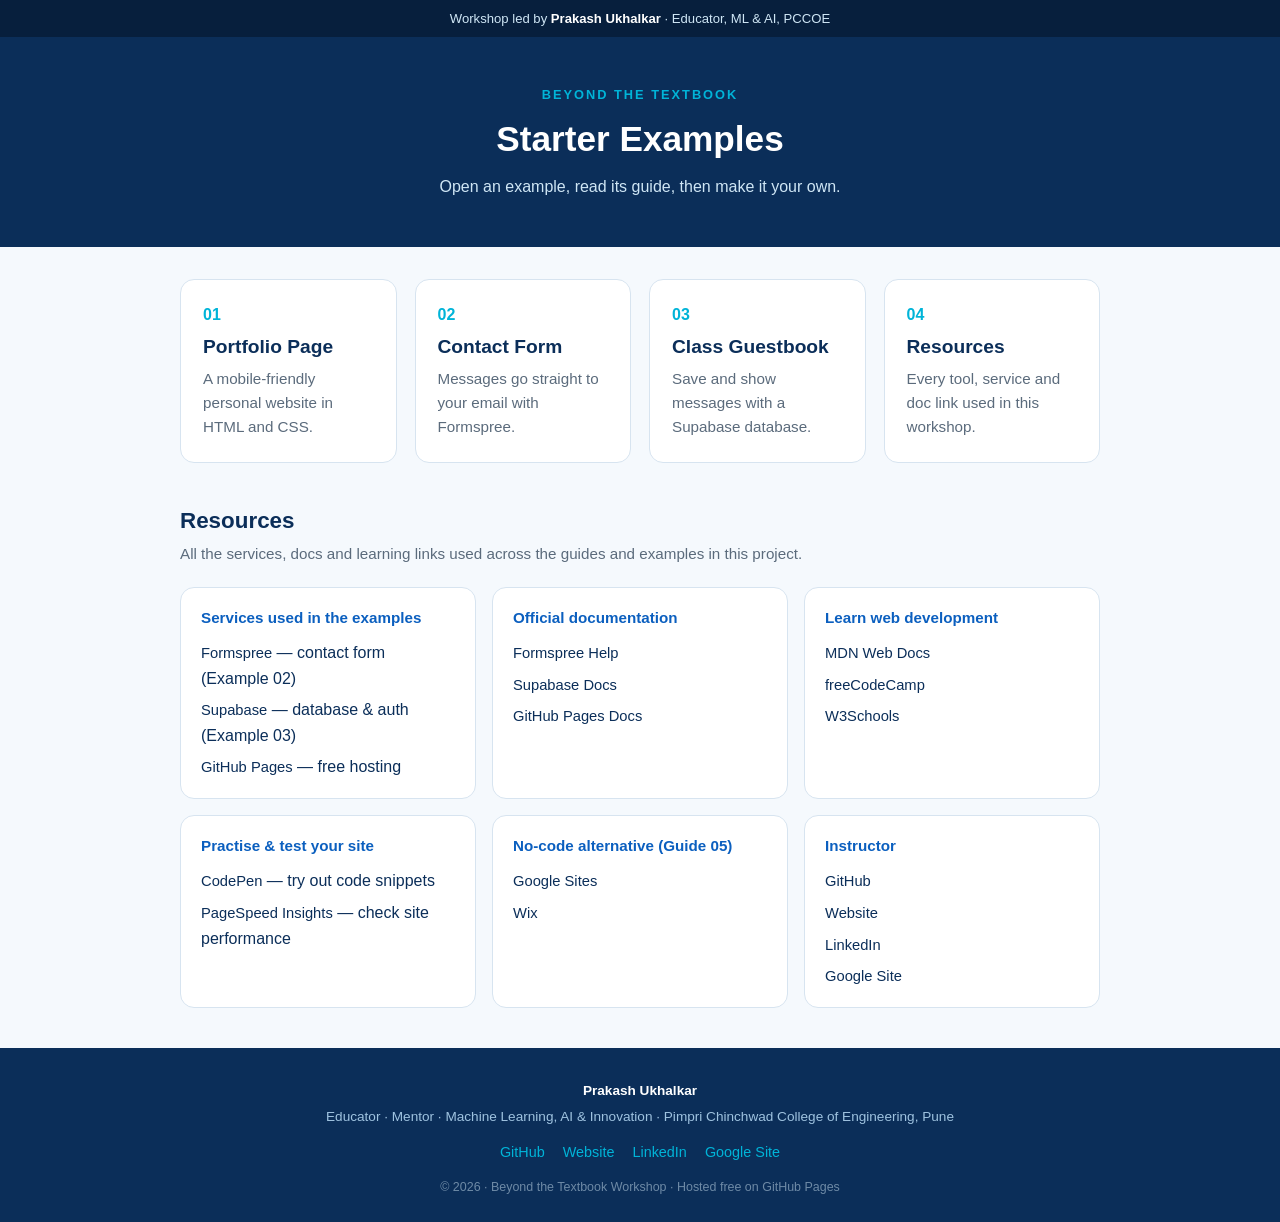
<file: index.html>
<!DOCTYPE html>
<html lang="en">
<head>
  <meta charset="UTF-8">
  <meta name="viewport" content="width=device-width, initial-scale=1.0">
  <title>Beyond the Textbook | Starter Examples</title>
  <meta name="description" content="Starter examples from the Beyond the Textbook web development workshop: portfolio, Formspree contact form and Supabase guestbook.">
  <link rel="icon" href="data:image/svg+xml,<svg xmlns=%22http://www.w3.org/2000/svg%22 viewBox=%220 0 100 100%22><text y=%22.9em%22 font-size=%2290%22>📘</text></svg>">
  <style>
    :root { --navy:#0B2E59; --blue:#0B5FBF; --cyan:#00B4D8; --grey:#5B6B7C; --light:#F5F9FD; --border:#D7E4F0; }
    * { box-sizing: border-box; margin: 0; padding: 0; }
    body { font-family: Arial, Helvetica, sans-serif; color: var(--navy); background: var(--light); line-height: 1.6; }
    header { background: var(--navy); color: #fff; padding: 48px 20px; text-align: center; }
    header p.k { color: var(--cyan); font-weight: bold; letter-spacing: 2px; font-size: .8rem; }
    header h1 { font-size: 2.2rem; margin: 6px 0; }
    header p { color: #CFE6F5; }
    main { max-width: 960px; margin: 0 auto; padding: 32px 20px; display: grid; gap: 18px; grid-template-columns: 1fr; }
    a.card { display: block; background: #fff; border: 1px solid var(--border); border-radius: 14px; padding: 22px; text-decoration: none; color: inherit; }
    a.card:hover { border-color: var(--cyan); }
    .num { color: var(--cyan); font-weight: bold; }
    .card h2 { font-size: 1.2rem; margin: 4px 0; }
    .card p { color: var(--grey); font-size: .95rem; }
    footer { text-align: center; color: var(--grey); font-size: .85rem; padding: 24px; }
    @media (min-width: 640px) { main { grid-template-columns: repeat(2, 1fr); } }
    @media (min-width: 1000px) { main { grid-template-columns: repeat(4, 1fr); } }

    .resources { max-width: 960px; margin: 0 auto; padding: 8px 20px 40px; }
    .resources h2 { font-size: 1.4rem; margin-bottom: 4px; }
    .resources > p { color: var(--grey); margin-bottom: 20px; font-size: .95rem; }
    .res-grid { display: grid; gap: 16px; grid-template-columns: 1fr; }
    @media (min-width: 640px) { .res-grid { grid-template-columns: repeat(2, 1fr); } }
    @media (min-width: 1000px) { .res-grid { grid-template-columns: repeat(3, 1fr); } }
    .res-group { background: #fff; border: 1px solid var(--border); border-radius: 14px; padding: 18px 20px; }
    .res-group h3 { font-size: .95rem; color: var(--blue); margin-bottom: 10px; }
    .res-group ul { list-style: none; display: flex; flex-direction: column; gap: 6px; }
    .res-group a { color: var(--navy); text-decoration: none; font-size: .92rem; }
    .res-group a:hover { color: var(--cyan); text-decoration: underline; }

    .instructor-bar { background: #071F3D; color: #CFE6F5; font-size: .82rem; padding: 8px 20px; text-align: center; }
    .instructor-bar a { color: #fff; text-decoration: none; font-weight: bold; }
    .instructor-bar a:hover { text-decoration: underline; }

    .site-footer { background: var(--navy); color: #CFE6F5; padding: 32px 20px 24px; text-align: center; }
    .site-footer .credit { font-weight: bold; color: #fff; margin-bottom: 4px; }
    .site-footer .role { font-size: .85rem; color: #9FC3E0; margin-bottom: 14px; }
    .site-footer .links { display: flex; justify-content: center; gap: 18px; flex-wrap: wrap; margin-bottom: 14px; }
    .site-footer .links a { color: var(--cyan); text-decoration: none; font-size: .9rem; }
    .site-footer .links a:hover { text-decoration: underline; }
    .site-footer .copyright { font-size: .78rem; color: #6E8AA6; }
  </style>
</head>
<body>
  <div class="instructor-bar">
    Workshop led by <a href="https://github.com/prakash-ukhalkar" target="_blank" rel="noopener">Prakash Ukhalkar</a> &middot; Educator, ML &amp; AI, PCCOE
  </div>
  <header>
    <p class="k">BEYOND THE TEXTBOOK</p>
    <h1>Starter Examples</h1>
    <p>Open an example, read its guide, then make it your own.</p>
  </header>
  <main>
    <a class="card" href="examples/01-portfolio/">
      <span class="num">01</span>
      <h2>Portfolio Page</h2>
      <p>A mobile-friendly personal website in HTML and CSS.</p>
    </a>
    <a class="card" href="examples/02-formspree-contact/">
      <span class="num">02</span>
      <h2>Contact Form</h2>
      <p>Messages go straight to your email with Formspree.</p>
    </a>
    <a class="card" href="examples/03-supabase-guestbook/">
      <span class="num">03</span>
      <h2>Class Guestbook</h2>
      <p>Save and show messages with a Supabase database.</p>
    </a>
    <a class="card" href="#resources">
      <span class="num">04</span>
      <h2>Resources</h2>
      <p>Every tool, service and doc link used in this workshop.</p>
    </a>
  </main>

  <section class="resources" id="resources">
    <h2>Resources</h2>
    <p>All the services, docs and learning links used across the guides and examples in this project.</p>
    <div class="res-grid">

      <div class="res-group">
        <h3>Services used in the examples</h3>
        <ul>
          <li><a href="https://formspree.io" target="_blank" rel="noopener">Formspree</a> &mdash; contact form (Example 02)</li>
          <li><a href="https://supabase.com" target="_blank" rel="noopener">Supabase</a> &mdash; database &amp; auth (Example 03)</li>
          <li><a href="https://pages.github.com" target="_blank" rel="noopener">GitHub Pages</a> &mdash; free hosting</li>
        </ul>
      </div>

      <div class="res-group">
        <h3>Official documentation</h3>
        <ul>
          <li><a href="https://help.formspree.io" target="_blank" rel="noopener">Formspree Help</a></li>
          <li><a href="https://supabase.com/docs" target="_blank" rel="noopener">Supabase Docs</a></li>
          <li><a href="https://docs.github.com/pages" target="_blank" rel="noopener">GitHub Pages Docs</a></li>
        </ul>
      </div>

      <div class="res-group">
        <h3>Learn web development</h3>
        <ul>
          <li><a href="https://developer.mozilla.org" target="_blank" rel="noopener">MDN Web Docs</a></li>
          <li><a href="https://www.freecodecamp.org" target="_blank" rel="noopener">freeCodeCamp</a></li>
          <li><a href="https://www.w3schools.com" target="_blank" rel="noopener">W3Schools</a></li>
        </ul>
      </div>

      <div class="res-group">
        <h3>Practise &amp; test your site</h3>
        <ul>
          <li><a href="https://codepen.io" target="_blank" rel="noopener">CodePen</a> &mdash; try out code snippets</li>
          <li><a href="https://pagespeed.web.dev" target="_blank" rel="noopener">PageSpeed Insights</a> &mdash; check site performance</li>
        </ul>
      </div>

      <div class="res-group">
        <h3>No-code alternative (Guide 05)</h3>
        <ul>
          <li><a href="https://sites.google.com" target="_blank" rel="noopener">Google Sites</a></li>
          <li><a href="https://www.wix.com" target="_blank" rel="noopener">Wix</a></li>
        </ul>
      </div>

      <div class="res-group">
        <h3>Instructor</h3>
        <ul>
          <li><a href="https://github.com/prakash-ukhalkar" target="_blank" rel="noopener">GitHub</a></li>
          <li><a href="https://prakash-ukhalkar.github.io" target="_blank" rel="noopener">Website</a></li>
          <li><a href="https://www.linkedin.com/in/prakash-ukhalkar" target="_blank" rel="noopener">LinkedIn</a></li>
          <li><a href="https://sites.google.com/view/prakashu" target="_blank" rel="noopener">Google Site</a></li>
        </ul>
      </div>

    </div>
  </section>

  <footer class="site-footer">
    <p class="credit">Prakash Ukhalkar</p>
    <p class="role">Educator &middot; Mentor &middot; Machine Learning, AI &amp; Innovation &middot; Pimpri Chinchwad College of Engineering, Pune</p>
    <div class="links">
      <a href="https://github.com/prakash-ukhalkar" target="_blank" rel="noopener">GitHub</a>
      <a href="https://prakash-ukhalkar.github.io" target="_blank" rel="noopener">Website</a>
      <a href="https://www.linkedin.com/in/prakash-ukhalkar" target="_blank" rel="noopener">LinkedIn</a>
      <a href="https://sites.google.com/view/prakashu" target="_blank" rel="noopener">Google Site</a>
    </div>
    <p class="copyright">&copy; 2026 &middot; Beyond the Textbook Workshop &middot; Hosted free on GitHub Pages</p>
  </footer>
</body>
</html>
</file>
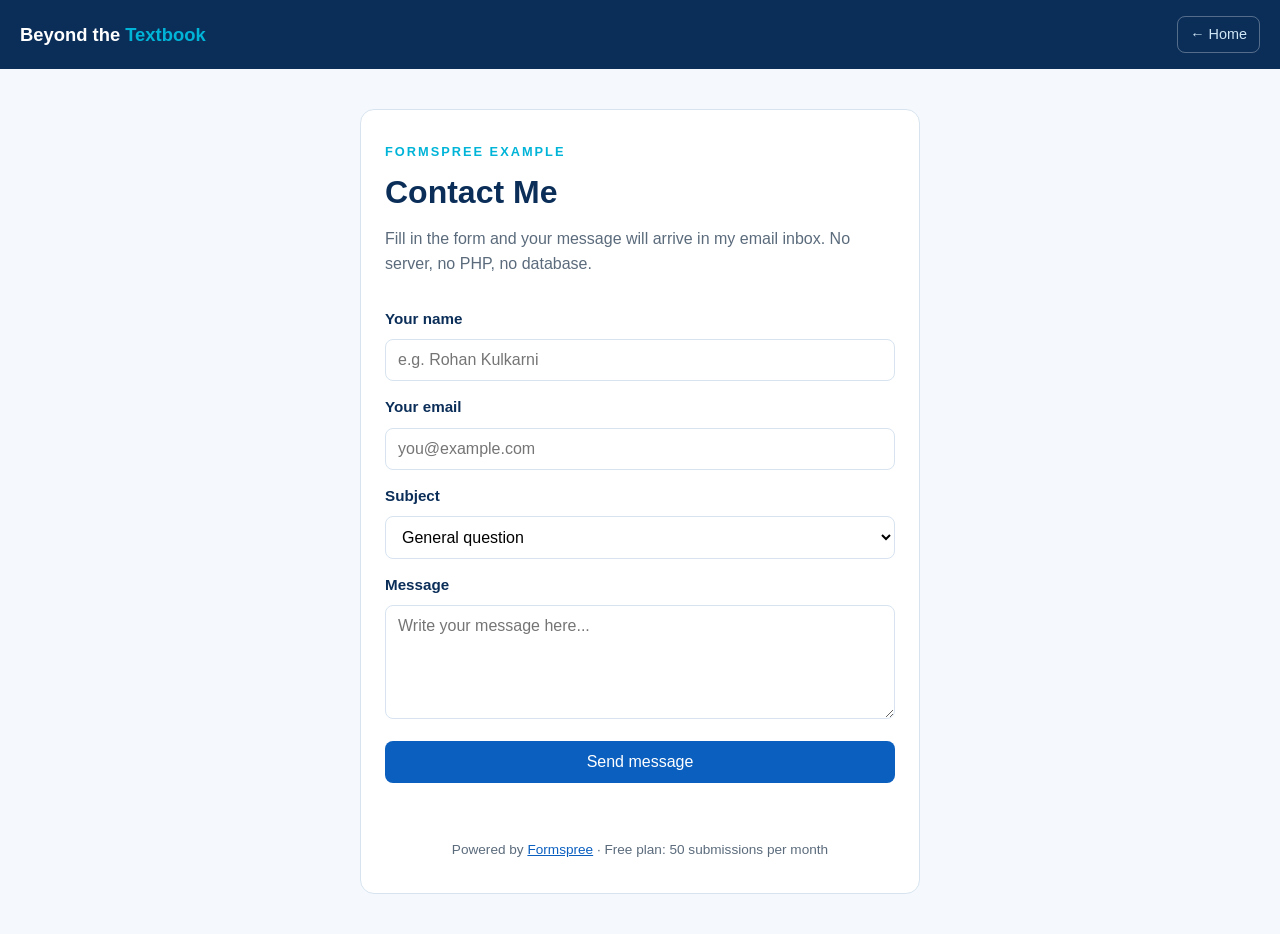
<file: examples/02-formspree-contact/index.html>
<!DOCTYPE html>
<html lang="en">

<head>
  <meta charset="UTF-8">
  <meta name="viewport" content="width=device-width, initial-scale=1.0">
  <title>Contact Me | Formspree Example</title>
  <meta name="description" content="A simple contact form that sends messages to your email using Formspree.">
  <link rel="stylesheet" href="style.css">
  <link rel="icon"
    href="data:image/svg+xml,<svg xmlns=%22http://www.w3.org/2000/svg%22 viewBox=%220 0 100 100%22><text y=%22.9em%22 font-size=%2290%22>✉️</text></svg>">
</head>

<body>

  <header class="site-header">
    <a href="../../index.html" class="logo">Beyond the<span> Textbook</span></a>
    <a href="../../index.html" class="btn-back">&larr; Home</a>
  </header>

  <main class="container">
    <p class="kicker">Formspree example</p>
    <h1>Contact Me</h1>
    <p class="intro">Fill in the form and your message will arrive in my email inbox. No server, no PHP, no database.
    </p>

    <!--
      HOW THIS WORKS
      - action  = the Formspree address that receives the form.
                  Replace YOUR_FORM_ID with the ID from your Formspree dashboard.
      - method  = POST sends the data securely in the request body.
      - name="" = every field needs a name. That name becomes the label in your email.
    -->
    <form id="contact-form" action="https://formspree.io/f/xjyklyqk" method="POST">

      <label for="name">Your name</label>
      <input type="text" id="name" name="name" placeholder="e.g. Rohan Kulkarni" required>

      <label for="email">Your email</label>
      <input type="email" id="email" name="email" placeholder="you@example.com" required>

      <label for="subject">Subject</label>
      <select id="subject" name="subject" aria-label="Subject">
        <option>General question</option>
        <option>Project idea</option>
        <option>Feedback on my website</option>
      </select>

      <label for="message">Message</label>
      <textarea id="message" name="message" rows="5" placeholder="Write your message here..." required></textarea>

      <!-- Hidden "honeypot" field: real people never fill it, spam bots often do.
           Formspree ignores any submission where _gotcha has a value. -->
      <input type="text" name="_gotcha" class="hidden-field" tabindex="-1" autocomplete="off">

      <button type="submit" id="send-btn">Send message</button>

      <!-- Success or error message appears here -->
      <p id="form-status" role="status"></p>
    </form>

    <p class="note">Powered by <a href="https://formspree.io" target="_blank" rel="noopener">Formspree</a> &middot; Free
      plan: 50 submissions per month</p>
  </main>

  <!-- Optional: script.js shows "Thank you" on the same page.
       The form still works without it (Formspree shows its own thank-you page). -->
  <script src="script.js"></script>
</body>

</html>
</file>
<file: examples/02-formspree-contact/style.css>
/* Formspree contact form styles (mobile-first) */
:root {
  --navy: #0B2E59;
  --blue: #0B5FBF;
  --cyan: #00B4D8;
  --grey: #5B6B7C;
  --light: #F5F9FD;
  --border: #D7E4F0;
}

* { box-sizing: border-box; margin: 0; padding: 0; }

body {
  font-family: Arial, Helvetica, sans-serif;
  color: var(--navy);
  background: var(--light);
  line-height: 1.6;
}

/* Header and navigation (matches examples/01-portfolio) */
.site-header {
  display: flex;
  flex-wrap: wrap;
  justify-content: space-between;
  align-items: center;
  gap: 10px;
  padding: 16px 20px;
  background: var(--navy);
  position: sticky;
  top: 0;
  z-index: 10;
}
.logo { color: #FFFFFF; font-weight: bold; font-size: 1.15rem; text-decoration: none; }
.logo span { color: var(--cyan); }

.btn-back {
  color: #CFE6F5;
  text-decoration: none;
  font-size: 0.9rem;
  border: 1px solid rgba(255,255,255,0.3);
  border-radius: 8px;
  padding: 6px 12px;
}
.btn-back:hover { color: #FFFFFF; border-color: #FFFFFF; }

.container {
  max-width: 560px;
  margin: 40px auto;
  padding: 32px 24px;
  background: #FFFFFF;
  border: 1px solid var(--border);
  border-radius: 14px;
}

.kicker { color: var(--cyan); font-weight: bold; letter-spacing: 2px; text-transform: uppercase; font-size: 0.8rem; }
h1 { font-size: 2rem; margin: 4px 0 8px; }
.intro { color: var(--grey); margin-bottom: 24px; }

form { display: flex; flex-direction: column; gap: 8px; }

label { font-weight: bold; font-size: 0.95rem; margin-top: 6px; }

input, select, textarea {
  padding: 11px 12px;
  border: 1px solid var(--border);
  border-radius: 8px;
  font-size: 1rem;
  font-family: inherit;
  background: #FFFFFF;
}
input:focus, select:focus, textarea:focus {
  outline: 2px solid var(--cyan);
  border-color: var(--cyan);
}

button {
  margin-top: 14px;
  padding: 12px;
  background: var(--blue);
  color: #FFFFFF;
  border: none;
  border-radius: 8px;
  font-size: 1rem;
  cursor: pointer;
}
button:hover { background: var(--navy); }
button:disabled { background: var(--grey); cursor: wait; }

/* Honeypot field: hidden from people, visible to bots */
.hidden-field { display: none; }

#form-status { min-height: 1.5em; font-weight: bold; }
#form-status.success { color: #1E8E5A; }
#form-status.error { color: #C0392B; }

.note { margin-top: 24px; font-size: 0.85rem; color: var(--grey); text-align: center; }
.note a { color: var(--blue); }

a:focus-visible, button:focus-visible { outline: 2px solid var(--cyan); outline-offset: 2px; }
</file>
